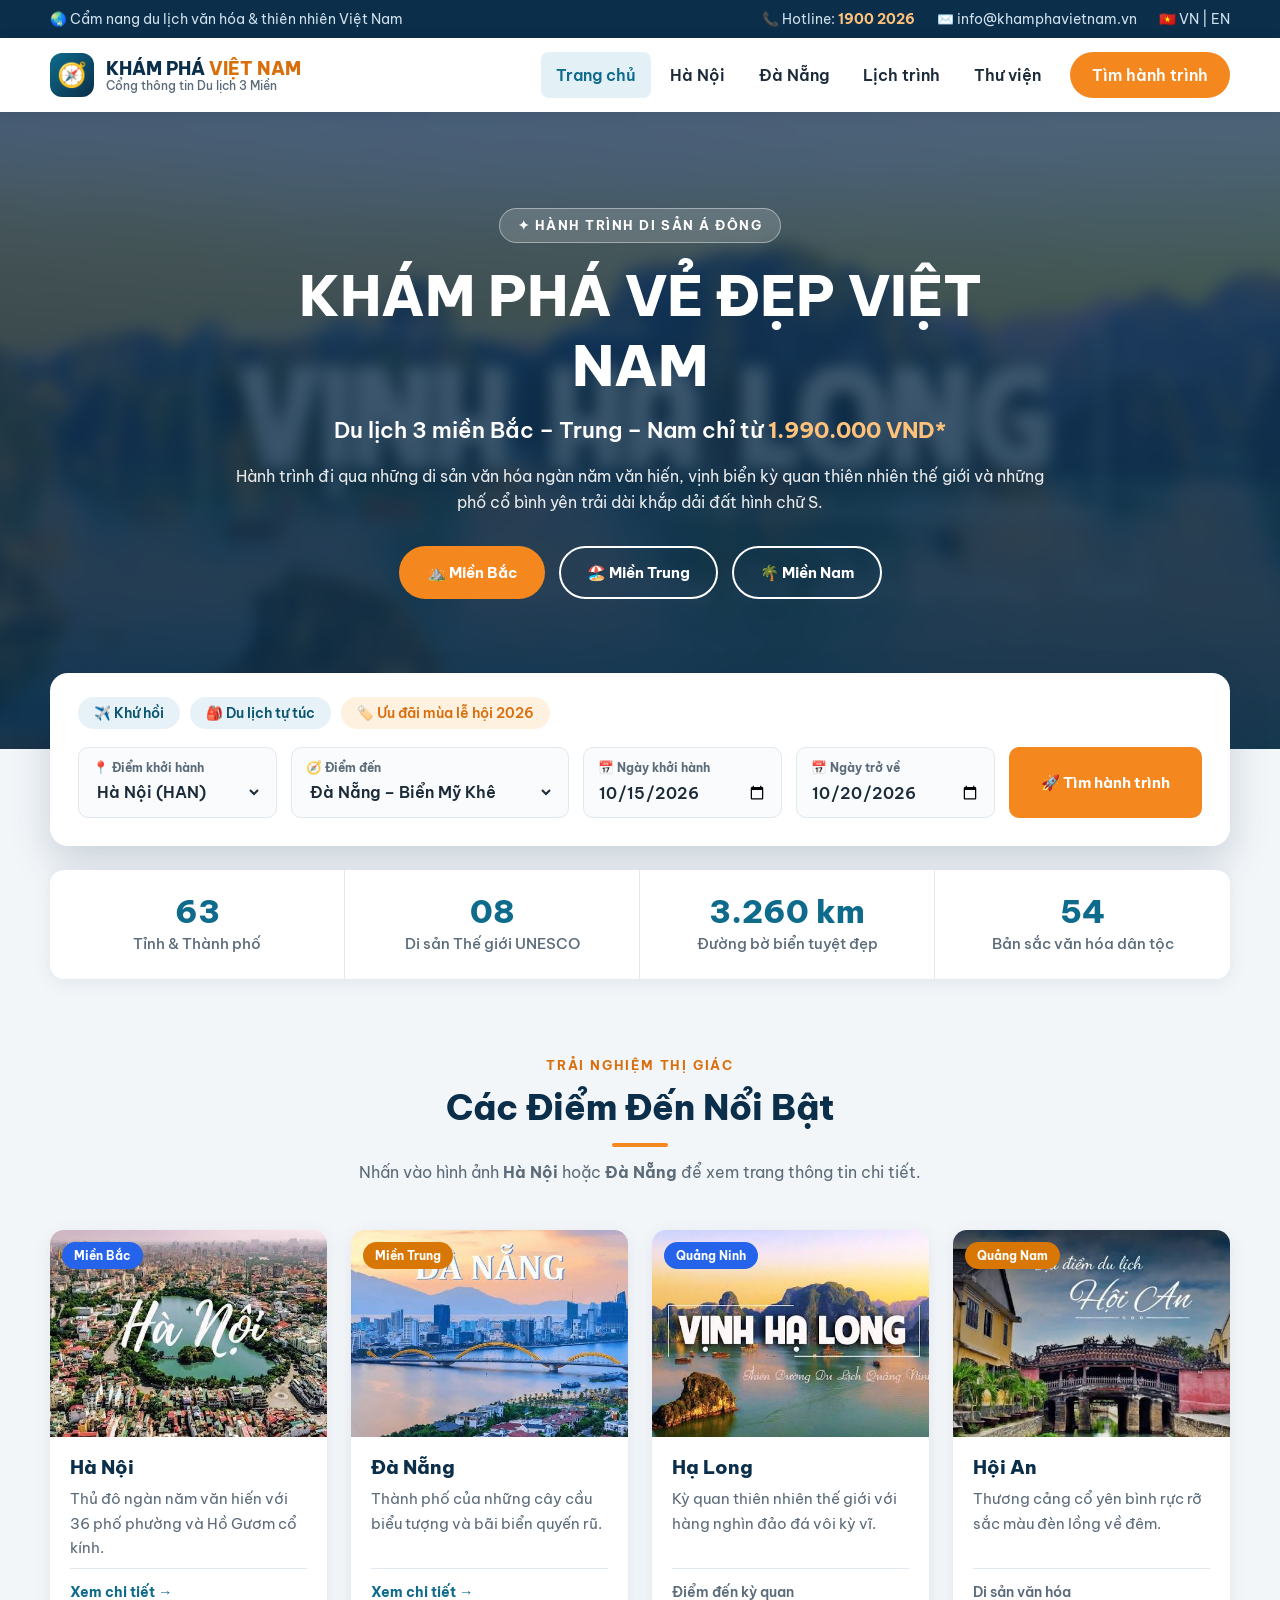
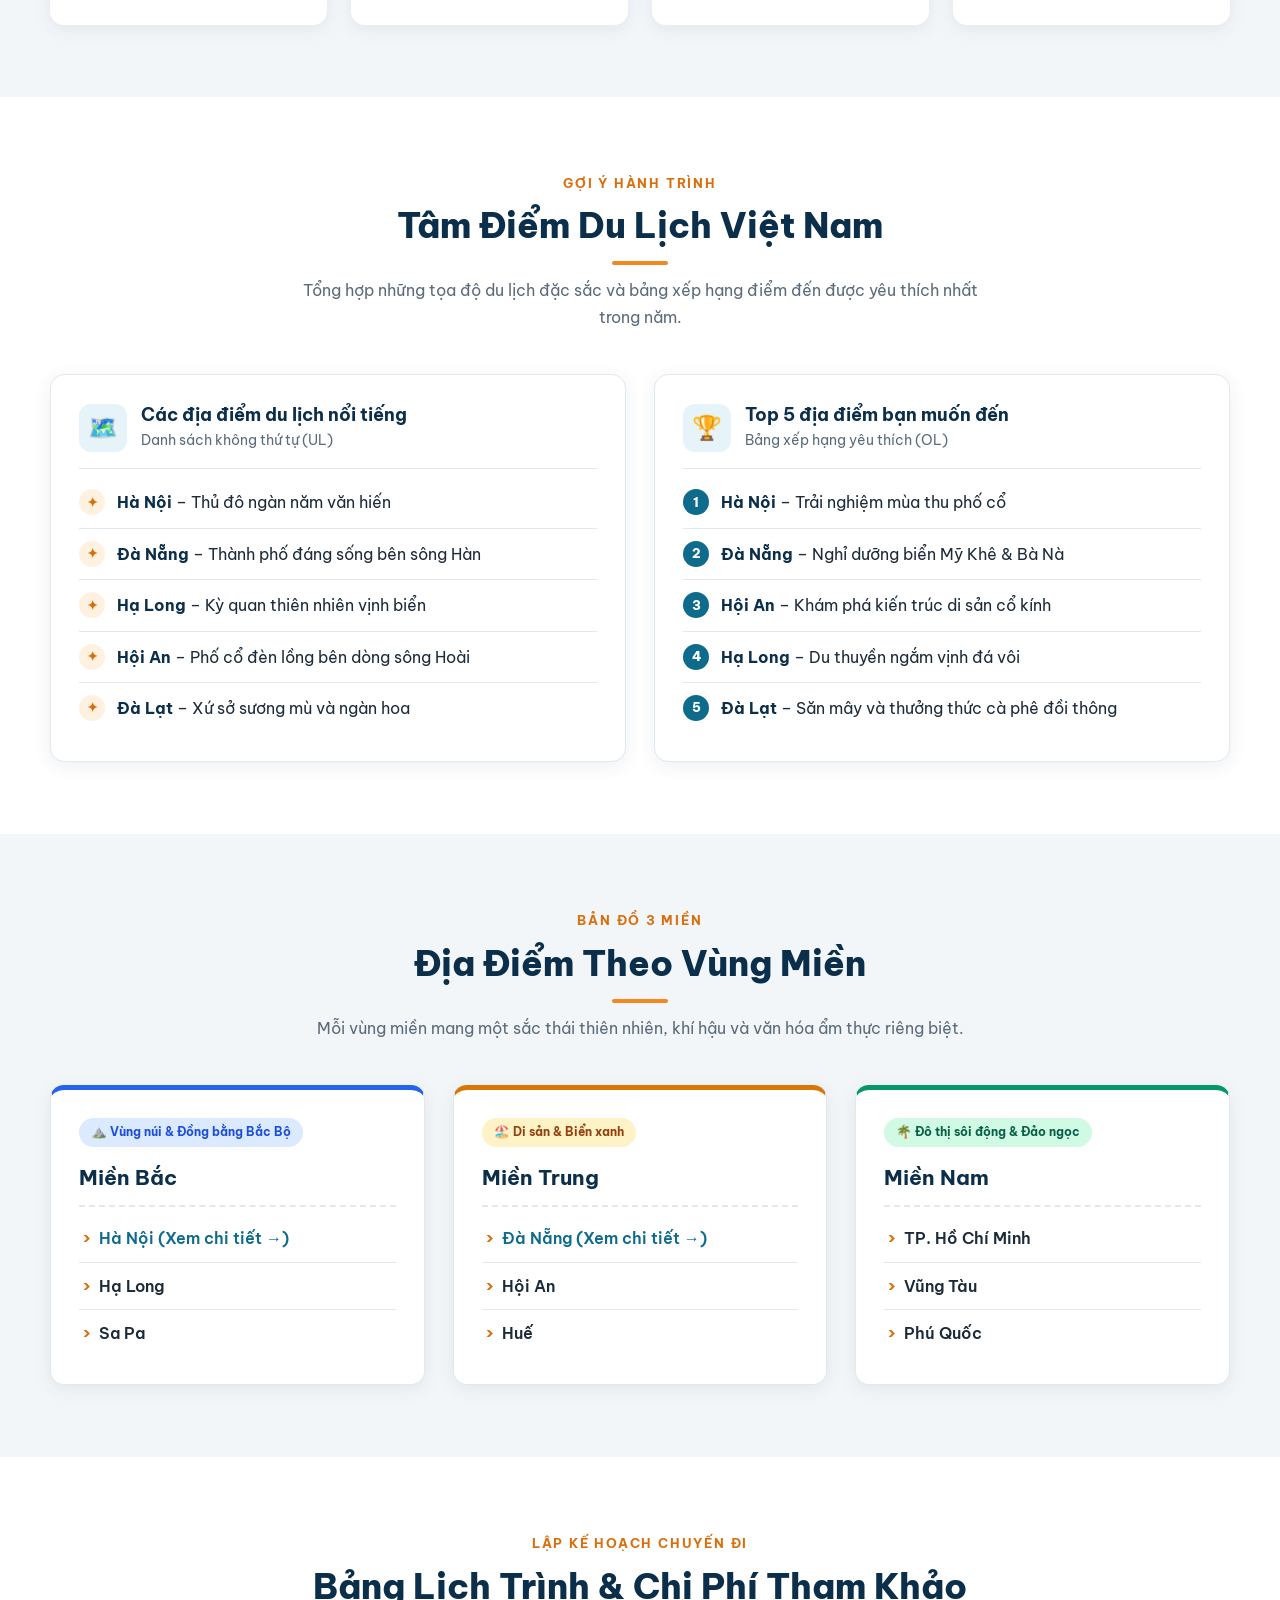
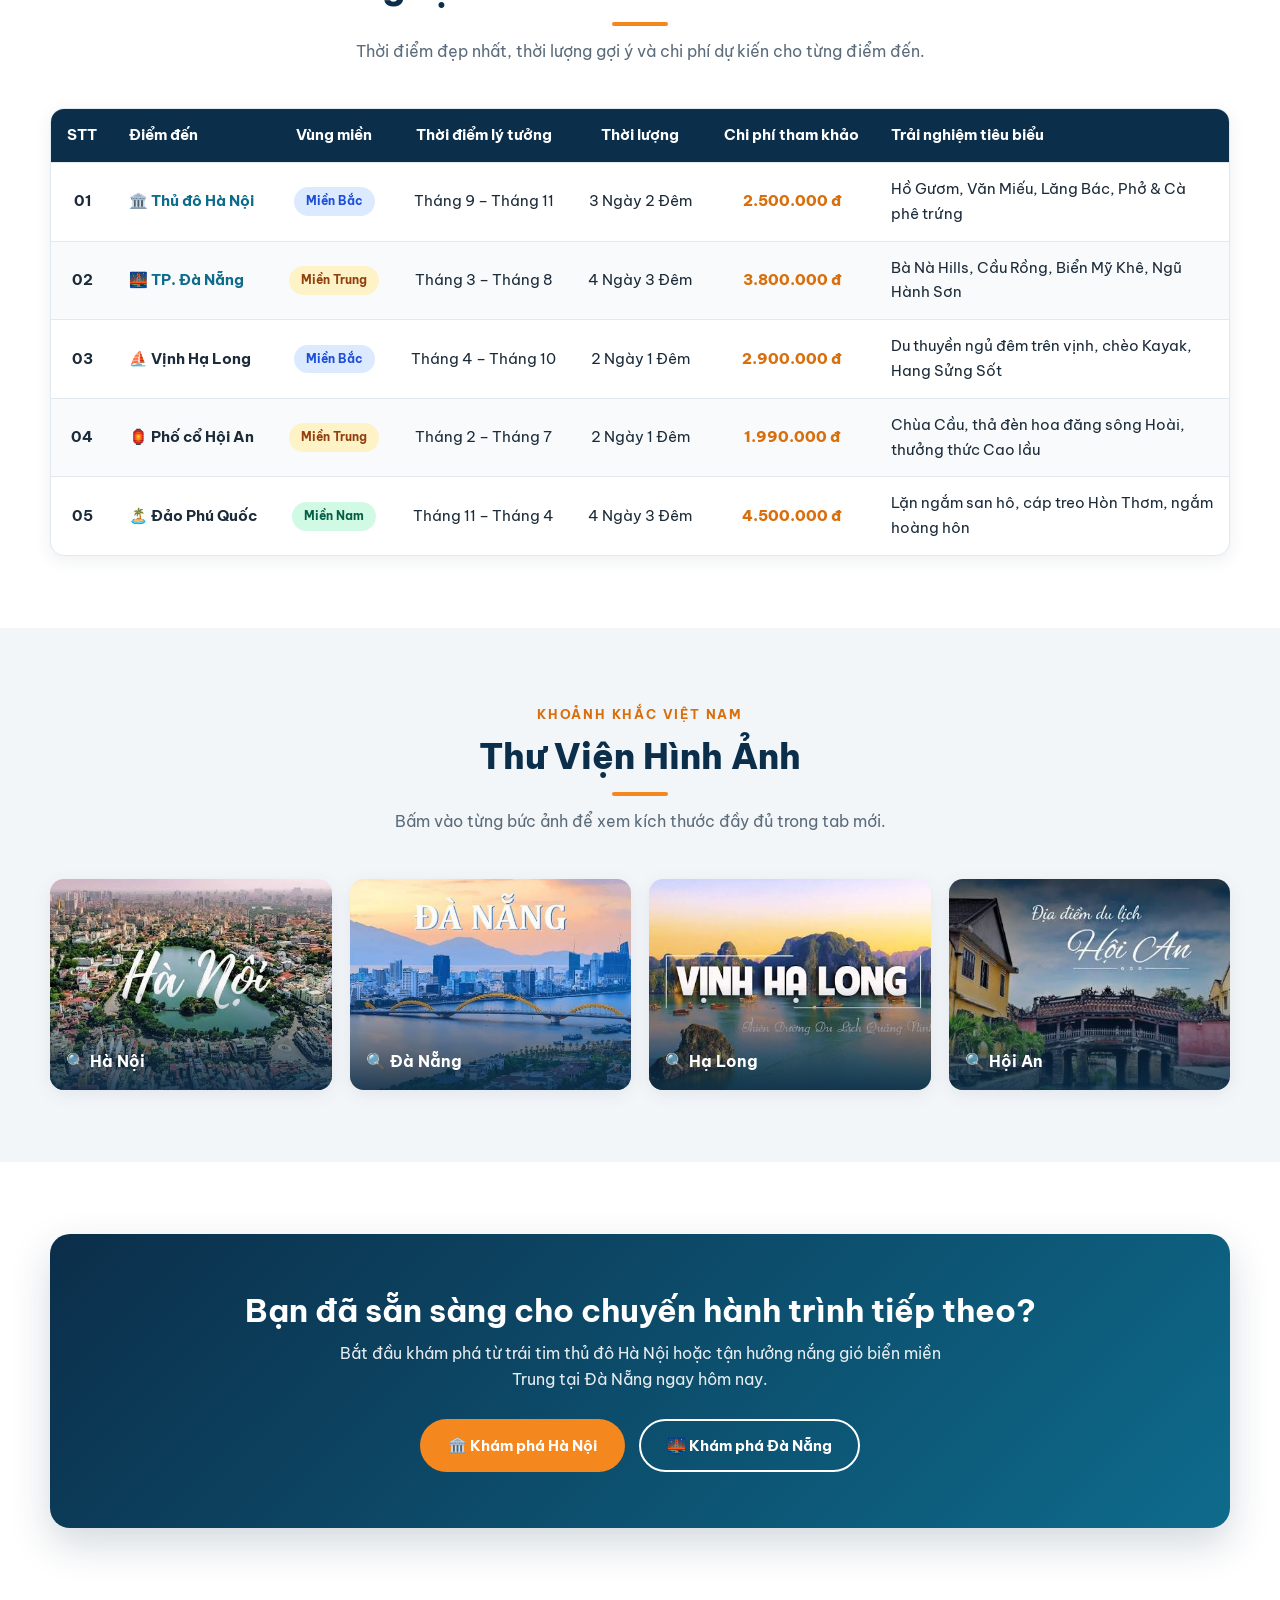
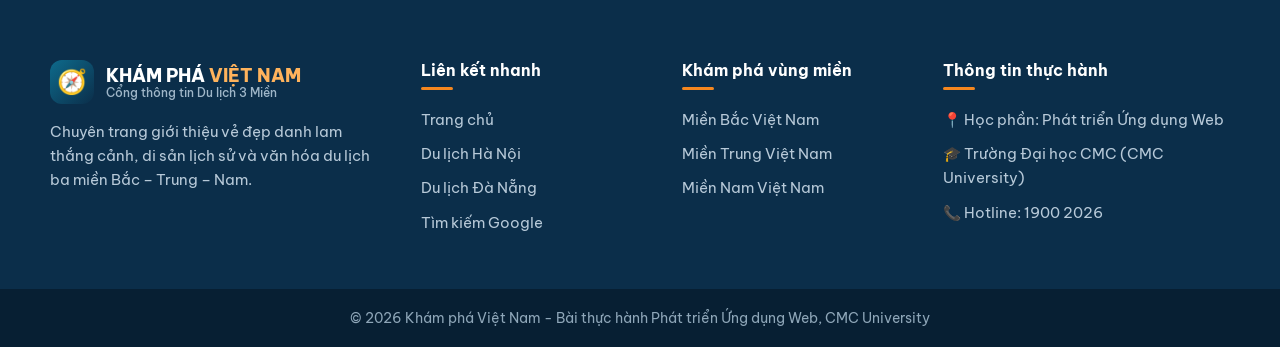
<file: index.html>
<!DOCTYPE html>
<html lang="vi">
<head>
    <meta charset="UTF-8">
    <meta name="viewport" content="width=device-width, initial-scale=1.0">
    <title>Khám phá Việt Nam - Cổng thông tin Du lịch 3 Miền</title>
    <link rel="preconnect" href="https://fonts.googleapis.com">
    <link rel="preconnect" href="https://fonts.gstatic.com" crossorigin>
    <link href="https://fonts.googleapis.com/css2?family=Be+Vietnam+Pro:wght@400;500;600;700;800&display=swap" rel="stylesheet">
    <link rel="stylesheet" href="css/site.css">
</head>
<body>

    <!-- ===== 1. THANH TIỆN ÍCH ===== -->
    <div class="top-bar">
        <div class="container top-bar-inner">
            <span>🌏 Cẩm nang du lịch văn hóa &amp; thiên nhiên Việt Nam</span>
            <div class="top-bar-right">
                <span>📞 Hotline: <strong>1900 2026</strong></span>
                <span>✉️ info@khamphavietnam.vn</span>
                <span>🇻🇳 VN | EN</span>
            </div>
        </div>
    </div>

    <!-- ===== 2. ĐẦU TRANG + THANH ĐIỀU HƯỚNG ===== -->
    <header class="site-header">
        <div class="container navbar">
            <a class="logo" href="index.html">
                <span class="logo-icon">🧭</span>
                <div class="logo-text">
                    KHÁM PHÁ <span>VIỆT NAM</span>
                    <small>Cổng thông tin Du lịch 3 Miền</small>
                </div>
            </a>

            <input type="checkbox" id="nav-toggle" class="nav-toggle">
            <label for="nav-toggle" class="nav-burger" aria-label="Mở menu">☰</label>

            <nav class="main-nav" aria-label="Menu chính">
                <ul>
                    <li><a class="active" href="index.html">Trang chủ</a></li>
                    <li><a href="hanoi.html">Hà Nội</a></li>
                    <li><a href="danang.html">Đà Nẵng</a></li>
                    <li><a href="#lich-trinh">Lịch trình</a></li>
                    <li><a href="#thuvien">Thư viện</a></li>
                    <li class="nav-cta"><a href="#tim-hanh-trinh">Tìm hành trình</a></li>
                </ul>
            </nav>
        </div>
    </header>

    <!-- ===== 3. HERO ===== -->
    <section class="hero">
        <div class="container hero-inner">
            <span class="hero-badge">✦ HÀNH TRÌNH DI SẢN Á ĐÔNG</span>
            <h1>Khám phá vẻ đẹp Việt Nam</h1>
            <p class="hero-price">Du lịch 3 miền Bắc – Trung – Nam chỉ từ <strong>1.990.000 VND*</strong></p>
            <p class="hero-desc">Hành trình đi qua những di sản văn hóa ngàn năm văn hiến, vịnh biển kỳ quan thiên nhiên thế giới và những phố cổ bình yên trải dài khắp dải đất hình chữ S.</p>
            <div class="hero-actions">
                <a class="btn btn-accent" href="#mienbac">⛰️ Miền Bắc</a>
                <a class="btn btn-outline" href="#mientrung">🏖️ Miền Trung</a>
                <a class="btn btn-outline" href="#miennam">🌴 Miền Nam</a>
            </div>
        </div>
    </section>

    <!-- Hộp tìm hành trình (đè lên đáy hero) -->
    <div class="container booking-wrap" id="tim-hanh-trinh">
        <div class="booking">
            <div class="booking-tags">
                <span class="tag">✈️ Khứ hồi</span>
                <span class="tag">🎒 Du lịch tự túc</span>
                <span class="tag hot">🏷️ Ưu đãi mùa lễ hội 2026</span>
            </div>
            <form class="booking-form" action="hanoi.html" method="get">
                <div class="field">
                    <label for="from-place">📍 Điểm khởi hành</label>
                    <select id="from-place" name="from">
                        <option value="hn">Hà Nội (HAN)</option>
                        <option value="dad">Đà Nẵng (DAD)</option>
                        <option value="sgn">TP. Hồ Chí Minh (SGN)</option>
                    </select>
                </div>
                <div class="field">
                    <label for="to-place">🧭 Điểm đến</label>
                    <select id="to-place" name="to">
                        <option value="danang">Đà Nẵng – Biển Mỹ Khê</option>
                        <option value="hanoi">Hà Nội – Thủ đô văn hiến</option>
                        <option value="halong">Quảng Ninh – Vịnh Hạ Long</option>
                        <option value="hoian">Quảng Nam – Phố cổ Hội An</option>
                    </select>
                </div>
                <div class="field">
                    <label for="depart-date">📅 Ngày khởi hành</label>
                    <input type="date" id="depart-date" name="depart" value="2026-10-15">
                </div>
                <div class="field">
                    <label for="return-date">📅 Ngày trở về</label>
                    <input type="date" id="return-date" name="return" value="2026-10-20">
                </div>
                <button type="submit" class="btn btn-accent">🚀 Tìm hành trình</button>
            </form>
        </div>

        <!-- Thanh số liệu -->
        <div class="stats" aria-label="Số liệu du lịch">
            <div class="stat"><strong>63</strong><span>Tỉnh &amp; Thành phố</span></div>
            <div class="stat"><strong>08</strong><span>Di sản Thế giới UNESCO</span></div>
            <div class="stat"><strong>3.260 km</strong><span>Đường bờ biển tuyệt đẹp</span></div>
            <div class="stat"><strong>54</strong><span>Bản sắc văn hóa dân tộc</span></div>
        </div>
    </div>

    <!-- ===== 4. NỘI DUNG CHÍNH ===== -->
    <main>

        <!-- Khối 1: Điểm đến nổi bật (ảnh có liên kết) -->
        <section class="section" id="noi-bat">
            <div class="container">
                <div class="section-header">
                    <span class="section-tag">Trải nghiệm thị giác</span>
                    <h2 class="section-title">Các Điểm Đến Nổi Bật</h2>
                    <p class="section-desc">Nhấn vào hình ảnh <strong>Hà Nội</strong> hoặc <strong>Đà Nẵng</strong> để xem trang thông tin chi tiết.</p>
                </div>

                <div class="grid-4">
                    <figure class="dest-card">
                        <div class="dest-thumb">
                            <span class="dest-tag tag-bac">Miền Bắc</span>
                            <a href="hanoi.html"><img src="images/hanoi.jpg" alt="Thủ đô Hà Nội"></a>
                        </div>
                        <figcaption>
                            <h3 class="dest-title">Hà Nội</h3>
                            <p>Thủ đô ngàn năm văn hiến với 36 phố phường và Hồ Gươm cổ kính.</p>
                            <a class="dest-cta" href="hanoi.html">Xem chi tiết &rarr;</a>
                        </figcaption>
                    </figure>

                    <figure class="dest-card">
                        <div class="dest-thumb">
                            <span class="dest-tag tag-trung">Miền Trung</span>
                            <a href="danang.html"><img src="images/danang.jpg" alt="Thành phố Đà Nẵng"></a>
                        </div>
                        <figcaption>
                            <h3 class="dest-title">Đà Nẵng</h3>
                            <p>Thành phố của những cây cầu biểu tượng và bãi biển quyến rũ.</p>
                            <a class="dest-cta" href="danang.html">Xem chi tiết &rarr;</a>
                        </figcaption>
                    </figure>

                    <figure class="dest-card">
                        <div class="dest-thumb">
                            <span class="dest-tag tag-bac">Quảng Ninh</span>
                            <img src="images/halong.jpg" alt="Vịnh Hạ Long">
                        </div>
                        <figcaption>
                            <h3 class="dest-title">Hạ Long</h3>
                            <p>Kỳ quan thiên nhiên thế giới với hàng nghìn đảo đá vôi kỳ vĩ.</p>
                            <span class="dest-cta muted">Điểm đến kỳ quan</span>
                        </figcaption>
                    </figure>

                    <figure class="dest-card">
                        <div class="dest-thumb">
                            <span class="dest-tag tag-trung">Quảng Nam</span>
                            <img src="images/hoian.jpg" alt="Phố cổ Hội An">
                        </div>
                        <figcaption>
                            <h3 class="dest-title">Hội An</h3>
                            <p>Thương cảng cổ yên bình rực rỡ sắc màu đèn lồng về đêm.</p>
                            <span class="dest-cta muted">Di sản văn hóa</span>
                        </figcaption>
                    </figure>
                </div>
            </div>
        </section>

        <!-- Khối 2: Danh sách UL và OL -->
        <section class="section section--white" id="diem-den">
            <div class="container">
                <div class="section-header">
                    <span class="section-tag">Gợi ý hành trình</span>
                    <h2 class="section-title">Tâm Điểm Du Lịch Việt Nam</h2>
                    <p class="section-desc">Tổng hợp những tọa độ du lịch đặc sắc và bảng xếp hạng điểm đến được yêu thích nhất trong năm.</p>
                </div>

                <div class="grid-2">
                    <div class="card">
                        <div class="card-header">
                            <span class="card-icon">🗺️</span>
                            <div>
                                <h3>Các địa điểm du lịch nổi tiếng</h3>
                                <small>Danh sách không thứ tự (UL)</small>
                            </div>
                        </div>
                        <ul class="list">
                            <li><a href="hanoi.html"><strong>Hà Nội</strong> – Thủ đô ngàn năm văn hiến</a></li>
                            <li><a href="danang.html"><strong>Đà Nẵng</strong> – Thành phố đáng sống bên sông Hàn</a></li>
                            <li><strong>Hạ Long</strong> – Kỳ quan thiên nhiên vịnh biển</li>
                            <li><strong>Hội An</strong> – Phố cổ đèn lồng bên dòng sông Hoài</li>
                            <li><strong>Đà Lạt</strong> – Xứ sở sương mù và ngàn hoa</li>
                        </ul>
                    </div>

                    <div class="card">
                        <div class="card-header">
                            <span class="card-icon">🏆</span>
                            <div>
                                <h3>Top 5 địa điểm bạn muốn đến</h3>
                                <small>Bảng xếp hạng yêu thích (OL)</small>
                            </div>
                        </div>
                        <ol class="list">
                            <li><a href="hanoi.html"><strong>Hà Nội</strong> – Trải nghiệm mùa thu phố cổ</a></li>
                            <li><a href="danang.html"><strong>Đà Nẵng</strong> – Nghỉ dưỡng biển Mỹ Khê &amp; Bà Nà</a></li>
                            <li><strong>Hội An</strong> – Khám phá kiến trúc di sản cổ kính</li>
                            <li><strong>Hạ Long</strong> – Du thuyền ngắm vịnh đá vôi</li>
                            <li><strong>Đà Lạt</strong> – Săn mây và thưởng thức cà phê đồi thông</li>
                        </ol>
                    </div>
                </div>
            </div>
        </section>

        <!-- Khối 3: Danh sách lồng nhau theo vùng miền -->
        <section class="section" id="vungmien">
            <div class="container">
                <div class="section-header">
                    <span class="section-tag">Bản đồ 3 miền</span>
                    <h2 class="section-title">Địa Điểm Theo Vùng Miền</h2>
                    <p class="section-desc">Mỗi vùng miền mang một sắc thái thiên nhiên, khí hậu và văn hóa ẩm thực riêng biệt.</p>
                </div>

                <div class="grid-3">
                    <div class="card region-card bac" id="mienbac">
                        <span class="badge badge-bac">⛰️ Vùng núi &amp; Đồng bằng Bắc Bộ</span>
                        <ul class="nested-root">
                            <li><strong>Miền Bắc</strong>
                                <ul>
                                    <li><a href="hanoi.html">Hà Nội (Xem chi tiết &rarr;)</a></li>
                                    <li>Hạ Long</li>
                                    <li>Sa Pa</li>
                                </ul>
                            </li>
                        </ul>
                    </div>

                    <div class="card region-card trung" id="mientrung">
                        <span class="badge badge-trung">🏖️ Di sản &amp; Biển xanh</span>
                        <ul class="nested-root">
                            <li><strong>Miền Trung</strong>
                                <ul>
                                    <li><a href="danang.html">Đà Nẵng (Xem chi tiết &rarr;)</a></li>
                                    <li>Hội An</li>
                                    <li>Huế</li>
                                </ul>
                            </li>
                        </ul>
                    </div>

                    <div class="card region-card nam" id="miennam">
                        <span class="badge badge-nam">🌴 Đô thị sôi động &amp; Đảo ngọc</span>
                        <ul class="nested-root">
                            <li><strong>Miền Nam</strong>
                                <ul>
                                    <li>TP. Hồ Chí Minh</li>
                                    <li>Vũng Tàu</li>
                                    <li>Phú Quốc</li>
                                </ul>
                            </li>
                        </ul>
                    </div>
                </div>
            </div>
        </section>

        <!-- Khối 4: Bảng lịch trình & chi phí -->
        <section class="section section--white" id="lich-trinh">
            <div class="container">
                <div class="section-header">
                    <span class="section-tag">Lập kế hoạch chuyến đi</span>
                    <h2 class="section-title">Bảng Lịch Trình &amp; Chi Phí Tham Khảo</h2>
                    <p class="section-desc">Thời điểm đẹp nhất, thời lượng gợi ý và chi phí dự kiến cho từng điểm đến.</p>
                </div>

                <div class="table-wrap">
                    <table class="travel-table">
                        <thead>
                            <tr>
                                <th class="c">STT</th>
                                <th>Điểm đến</th>
                                <th class="c">Vùng miền</th>
                                <th class="c">Thời điểm lý tưởng</th>
                                <th class="c">Thời lượng</th>
                                <th class="c">Chi phí tham khảo</th>
                                <th>Trải nghiệm tiêu biểu</th>
                            </tr>
                        </thead>
                        <tbody>
                            <tr>
                                <td class="c"><strong>01</strong></td>
                                <td><a href="hanoi.html"><strong>🏛️ Thủ đô Hà Nội</strong></a></td>
                                <td class="c"><span class="badge badge-bac">Miền Bắc</span></td>
                                <td class="c">Tháng 9 – Tháng 11</td>
                                <td class="c">3 Ngày 2 Đêm</td>
                                <td class="c price">2.500.000 đ</td>
                                <td>Hồ Gươm, Văn Miếu, Lăng Bác, Phở &amp; Cà phê trứng</td>
                            </tr>
                            <tr>
                                <td class="c"><strong>02</strong></td>
                                <td><a href="danang.html"><strong>🌉 TP. Đà Nẵng</strong></a></td>
                                <td class="c"><span class="badge badge-trung">Miền Trung</span></td>
                                <td class="c">Tháng 3 – Tháng 8</td>
                                <td class="c">4 Ngày 3 Đêm</td>
                                <td class="c price">3.800.000 đ</td>
                                <td>Bà Nà Hills, Cầu Rồng, Biển Mỹ Khê, Ngũ Hành Sơn</td>
                            </tr>
                            <tr>
                                <td class="c"><strong>03</strong></td>
                                <td><strong>⛵ Vịnh Hạ Long</strong></td>
                                <td class="c"><span class="badge badge-bac">Miền Bắc</span></td>
                                <td class="c">Tháng 4 – Tháng 10</td>
                                <td class="c">2 Ngày 1 Đêm</td>
                                <td class="c price">2.900.000 đ</td>
                                <td>Du thuyền ngủ đêm trên vịnh, chèo Kayak, Hang Sửng Sốt</td>
                            </tr>
                            <tr>
                                <td class="c"><strong>04</strong></td>
                                <td><strong>🏮 Phố cổ Hội An</strong></td>
                                <td class="c"><span class="badge badge-trung">Miền Trung</span></td>
                                <td class="c">Tháng 2 – Tháng 7</td>
                                <td class="c">2 Ngày 1 Đêm</td>
                                <td class="c price">1.990.000 đ</td>
                                <td>Chùa Cầu, thả đèn hoa đăng sông Hoài, thưởng thức Cao lầu</td>
                            </tr>
                            <tr>
                                <td class="c"><strong>05</strong></td>
                                <td><strong>🏝️ Đảo Phú Quốc</strong></td>
                                <td class="c"><span class="badge badge-nam">Miền Nam</span></td>
                                <td class="c">Tháng 11 – Tháng 4</td>
                                <td class="c">4 Ngày 3 Đêm</td>
                                <td class="c price">4.500.000 đ</td>
                                <td>Lặn ngắm san hô, cáp treo Hòn Thơm, ngắm hoàng hôn</td>
                            </tr>
                        </tbody>
                    </table>
                </div>
            </div>
        </section>

        <!-- Khối 5: Thư viện hình ảnh -->
        <section class="section" id="thuvien">
            <div class="container">
                <div class="section-header">
                    <span class="section-tag">Khoảnh khắc Việt Nam</span>
                    <h2 class="section-title">Thư Viện Hình Ảnh</h2>
                    <p class="section-desc">Bấm vào từng bức ảnh để xem kích thước đầy đủ trong tab mới.</p>
                </div>

                <div class="gallery">
                    <a class="gallery-item" href="images/hanoi.jpg" target="_blank">
                        <img src="images/hanoi.jpg" alt="Hà Nội">
                        <span class="gallery-caption">🔍 Hà Nội</span>
                    </a>
                    <a class="gallery-item" href="images/danang.jpg" target="_blank">
                        <img src="images/danang.jpg" alt="Đà Nẵng">
                        <span class="gallery-caption">🔍 Đà Nẵng</span>
                    </a>
                    <a class="gallery-item" href="images/halong.jpg" target="_blank">
                        <img src="images/halong.jpg" alt="Hạ Long">
                        <span class="gallery-caption">🔍 Hạ Long</span>
                    </a>
                    <a class="gallery-item" href="images/hoian.jpg" target="_blank">
                        <img src="images/hoian.jpg" alt="Hội An">
                        <span class="gallery-caption">🔍 Hội An</span>
                    </a>
                </div>
            </div>
        </section>

        <!-- Khối 6: Kêu gọi hành động -->
        <section class="section section--white">
            <div class="container">
                <div class="cta">
                    <h2>Bạn đã sẵn sàng cho chuyến hành trình tiếp theo?</h2>
                    <p>Bắt đầu khám phá từ trái tim thủ đô Hà Nội hoặc tận hưởng nắng gió biển miền Trung tại Đà Nẵng ngay hôm nay.</p>
                    <div class="cta-actions">
                        <a class="btn btn-accent" href="hanoi.html">🏛️ Khám phá Hà Nội</a>
                        <a class="btn btn-outline" href="danang.html">🌉 Khám phá Đà Nẵng</a>
                    </div>
                </div>
            </div>
        </section>

    </main>

    <!-- ===== 5. CHÂN TRANG ===== -->
    <footer class="site-footer">
        <div class="container footer-grid">
            <div class="footer-brand">
                <a class="logo" href="index.html">
                    <span class="logo-icon">🧭</span>
                    <div class="logo-text">
                        KHÁM PHÁ <span>VIỆT NAM</span>
                        <small>Cổng thông tin Du lịch 3 Miền</small>
                    </div>
                </a>
                <p>Chuyên trang giới thiệu vẻ đẹp danh lam thắng cảnh, di sản lịch sử và văn hóa du lịch ba miền Bắc – Trung – Nam.</p>
            </div>
            <div>
                <h4>Liên kết nhanh</h4>
                <ul>
                    <li><a href="index.html">Trang chủ</a></li>
                    <li><a href="hanoi.html">Du lịch Hà Nội</a></li>
                    <li><a href="danang.html">Du lịch Đà Nẵng</a></li>
                    <li><a href="https://www.google.com" target="_blank">Tìm kiếm Google</a></li>
                </ul>
            </div>
            <div>
                <h4>Khám phá vùng miền</h4>
                <ul>
                    <li><a href="#mienbac">Miền Bắc Việt Nam</a></li>
                    <li><a href="#mientrung">Miền Trung Việt Nam</a></li>
                    <li><a href="#miennam">Miền Nam Việt Nam</a></li>
                </ul>
            </div>
            <div>
                <h4>Thông tin thực hành</h4>
                <ul>
                    <li>📍 Học phần: Phát triển Ứng dụng Web</li>
                    <li>🎓 Trường Đại học CMC (CMC University)</li>
                    <li>📞 Hotline: 1900 2026</li>
                </ul>
            </div>
        </div>
        <p class="copyright">&copy; 2026 Khám phá Việt Nam - Bài thực hành Phát triển Ứng dụng Web, CMC University</p>
    </footer>

</body>
</html>
</file>
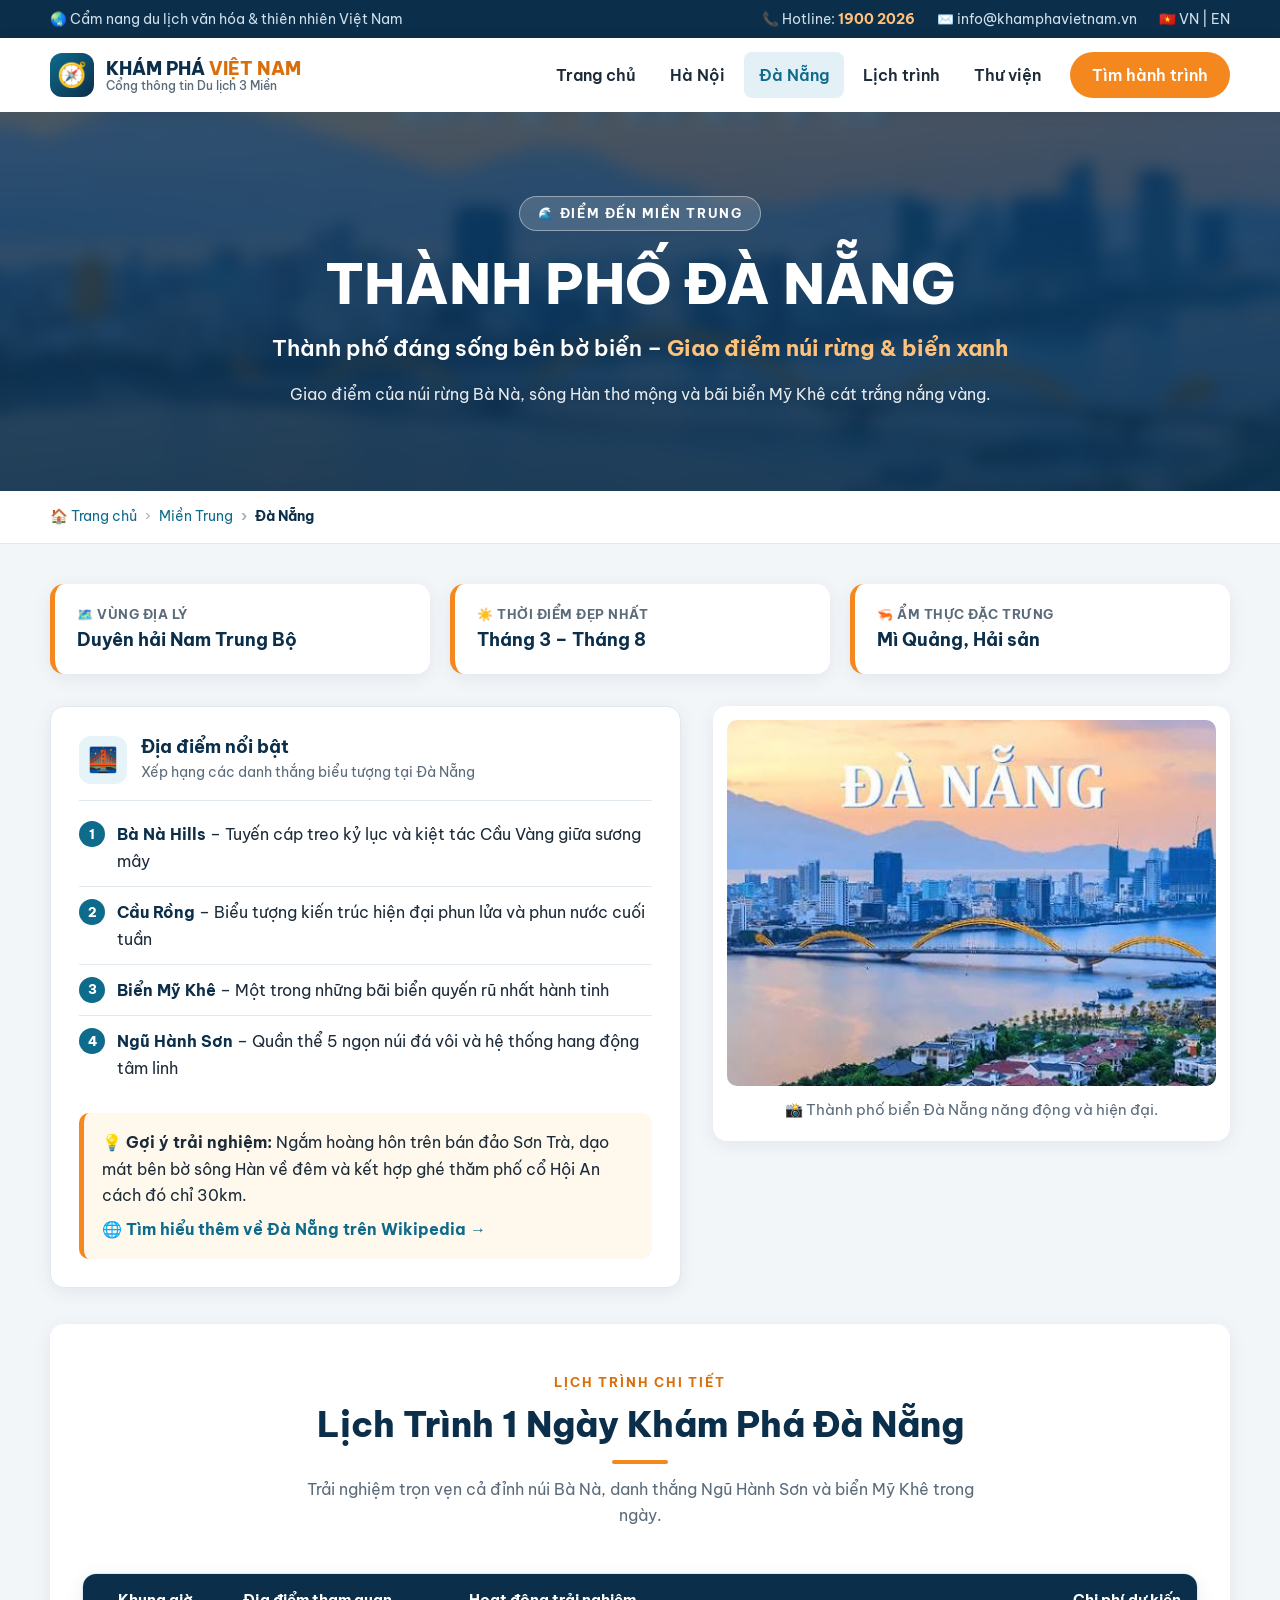
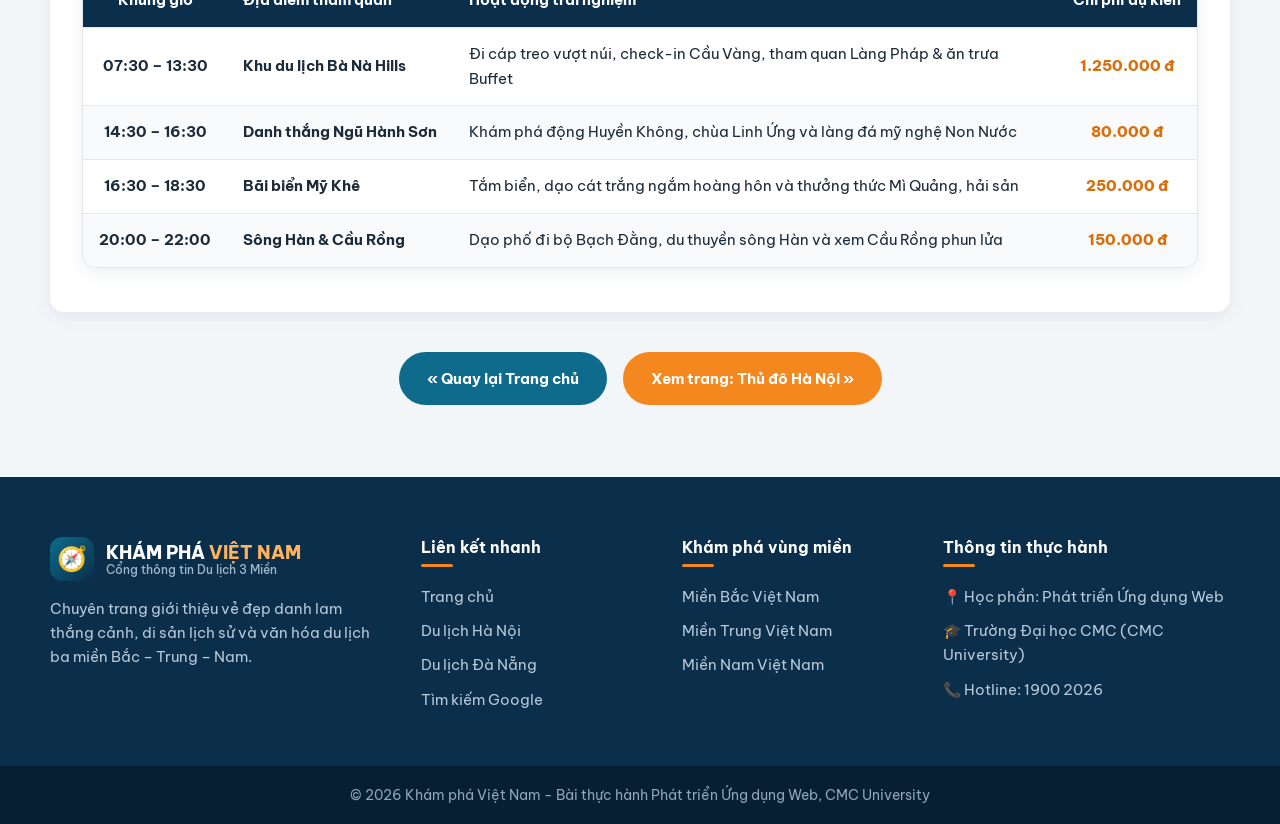
<file: danang.html>
<!DOCTYPE html>
<html lang="vi">
<head>
    <meta charset="UTF-8">
    <meta name="viewport" content="width=device-width, initial-scale=1.0">
    <title>Đà Nẵng - Thành phố đáng sống bên sông Hàn | Khám phá Việt Nam</title>
    <link rel="preconnect" href="https://fonts.googleapis.com">
    <link rel="preconnect" href="https://fonts.gstatic.com" crossorigin>
    <link href="https://fonts.googleapis.com/css2?family=Be+Vietnam+Pro:wght@400;500;600;700;800&display=swap" rel="stylesheet">
    <link rel="stylesheet" href="css/site.css">
</head>
<body>

    <!-- ===== 1. THANH TIỆN ÍCH ===== -->
    <div class="top-bar">
        <div class="container top-bar-inner">
            <span>🌏 Cẩm nang du lịch văn hóa &amp; thiên nhiên Việt Nam</span>
            <div class="top-bar-right">
                <span>📞 Hotline: <strong>1900 2026</strong></span>
                <span>✉️ info@khamphavietnam.vn</span>
                <span>🇻🇳 VN | EN</span>
            </div>
        </div>
    </div>

    <!-- ===== 2. ĐẦU TRANG + THANH ĐIỀU HƯỚNG ===== -->
    <header class="site-header">
        <div class="container navbar">
            <a class="logo" href="index.html">
                <span class="logo-icon">🧭</span>
                <div class="logo-text">
                    KHÁM PHÁ <span>VIỆT NAM</span>
                    <small>Cổng thông tin Du lịch 3 Miền</small>
                </div>
            </a>

            <input type="checkbox" id="nav-toggle" class="nav-toggle">
            <label for="nav-toggle" class="nav-burger" aria-label="Mở menu">☰</label>

            <nav class="main-nav" aria-label="Menu chính">
                <ul>
                    <li><a href="index.html">Trang chủ</a></li>
                    <li><a href="hanoi.html">Hà Nội</a></li>
                    <li><a class="active" href="danang.html">Đà Nẵng</a></li>
                    <li><a href="#lich-trinh-dn">Lịch trình</a></li>
                    <li><a href="index.html#thuvien">Thư viện</a></li>
                    <li class="nav-cta"><a href="index.html#tim-hanh-trinh">Tìm hành trình</a></li>
                </ul>
            </nav>
        </div>
    </header>

    <!-- ===== 3. HERO ===== -->
    <section class="hero hero--sub hero--danang">
        <div class="container hero-inner">
            <span class="hero-badge">🌊 ĐIỂM ĐẾN MIỀN TRUNG</span>
            <h1>Thành phố Đà Nẵng</h1>
            <p class="hero-price">Thành phố đáng sống bên bờ biển – <strong>Giao điểm núi rừng &amp; biển xanh</strong></p>
            <p class="hero-desc">Giao điểm của núi rừng Bà Nà, sông Hàn thơ mộng và bãi biển Mỹ Khê cát trắng nắng vàng.</p>
        </div>
    </section>

    <!-- Đường dẫn breadcrumb -->
    <nav class="breadcrumb-bar" aria-label="Breadcrumb">
        <div class="container">
            <ul class="breadcrumb">
                <li><a href="index.html">🏠 Trang chủ</a></li>
                <li><a href="index.html#mientrung">Miền Trung</a></li>
                <li>Đà Nẵng</li>
            </ul>
        </div>
    </nav>

    <!-- ===== 4. NỘI DUNG CHÍNH ===== -->
    <main class="container page-main" id="tong-quan-dn">

        <!-- Thông tin tóm tắt -->
        <div class="quick-facts">
            <div class="fact">
                <small>🗺️ Vùng địa lý</small>
                <strong>Duyên hải Nam Trung Bộ</strong>
            </div>
            <div class="fact">
                <small>☀️ Thời điểm đẹp nhất</small>
                <strong>Tháng 3 – Tháng 8</strong>
            </div>
            <div class="fact">
                <small>🦐 Ẩm thực đặc trưng</small>
                <strong>Mì Quảng, Hải sản</strong>
            </div>
        </div>

        <!-- Địa điểm nổi bật + hình ảnh -->
        <section class="detail-grid" id="diem-tham-quan-dn">
            <div class="card">
                <div class="card-header">
                    <span class="card-icon">🌉</span>
                    <div>
                        <h3>Địa điểm nổi bật</h3>
                        <small>Xếp hạng các danh thắng biểu tượng tại Đà Nẵng</small>
                    </div>
                </div>
                <ol class="list">
                    <li><strong>Bà Nà Hills</strong> – Tuyến cáp treo kỷ lục và kiệt tác Cầu Vàng giữa sương mây</li>
                    <li><strong>Cầu Rồng</strong> – Biểu tượng kiến trúc hiện đại phun lửa và phun nước cuối tuần</li>
                    <li><strong>Biển Mỹ Khê</strong> – Một trong những bãi biển quyến rũ nhất hành tinh</li>
                    <li><strong>Ngũ Hành Sơn</strong> – Quần thể 5 ngọn núi đá vôi và hệ thống hang động tâm linh</li>
                </ol>

                <div class="highlight-box">
                    <p><strong>💡 Gợi ý trải nghiệm:</strong> Ngắm hoàng hôn trên bán đảo Sơn Trà, dạo mát bên bờ sông Hàn về đêm và kết hợp ghé thăm phố cổ Hội An cách đó chỉ 30km.</p>
                    <p class="wiki-link">
                        <a href="https://vi.wikipedia.org/wiki/Đà_Nẵng" target="_blank">🌐 Tìm hiểu thêm về Đà Nẵng trên Wikipedia &rarr;</a>
                    </p>
                </div>
            </div>

            <figure class="detail-media">
                <a href="images/danang.jpg" target="_blank" title="Bấm để xem ảnh kích thước lớn">
                    <img src="images/danang.jpg" alt="Thành phố Đà Nẵng">
                </a>
                <figcaption class="detail-caption">📸 Thành phố biển Đà Nẵng năng động và hiện đại.</figcaption>
            </figure>
        </section>

        <!-- Bảng lịch trình 1 ngày -->
        <section class="panel" id="lich-trinh-dn">
            <div class="section-header">
                <span class="section-tag">Lịch trình chi tiết</span>
                <h2 class="section-title">Lịch Trình 1 Ngày Khám Phá Đà Nẵng</h2>
                <p class="section-desc">Trải nghiệm trọn vẹn cả đỉnh núi Bà Nà, danh thắng Ngũ Hành Sơn và biển Mỹ Khê trong ngày.</p>
            </div>

            <div class="table-wrap">
                <table class="travel-table">
                    <thead>
                        <tr>
                            <th class="c">Khung giờ</th>
                            <th>Địa điểm tham quan</th>
                            <th>Hoạt động trải nghiệm</th>
                            <th class="c">Chi phí dự kiến</th>
                        </tr>
                    </thead>
                    <tbody>
                        <tr>
                            <td class="c"><strong>07:30 – 13:30</strong></td>
                            <td><strong>Khu du lịch Bà Nà Hills</strong></td>
                            <td>Đi cáp treo vượt núi, check-in Cầu Vàng, tham quan Làng Pháp &amp; ăn trưa Buffet</td>
                            <td class="c price">1.250.000 đ</td>
                        </tr>
                        <tr>
                            <td class="c"><strong>14:30 – 16:30</strong></td>
                            <td><strong>Danh thắng Ngũ Hành Sơn</strong></td>
                            <td>Khám phá động Huyền Không, chùa Linh Ứng và làng đá mỹ nghệ Non Nước</td>
                            <td class="c price">80.000 đ</td>
                        </tr>
                        <tr>
                            <td class="c"><strong>16:30 – 18:30</strong></td>
                            <td><strong>Bãi biển Mỹ Khê</strong></td>
                            <td>Tắm biển, dạo cát trắng ngắm hoàng hôn và thưởng thức Mì Quảng, hải sản</td>
                            <td class="c price">250.000 đ</td>
                        </tr>
                        <tr>
                            <td class="c"><strong>20:00 – 22:00</strong></td>
                            <td><strong>Sông Hàn &amp; Cầu Rồng</strong></td>
                            <td>Dạo phố đi bộ Bạch Đằng, du thuyền sông Hàn và xem Cầu Rồng phun lửa</td>
                            <td class="c price">150.000 đ</td>
                        </tr>
                    </tbody>
                </table>
            </div>
        </section>

        <!-- Nút điều hướng cuối trang -->
        <div class="page-navigation">
            <a class="btn btn-primary" href="index.html">&laquo; Quay lại Trang chủ</a>
            <a class="btn btn-accent" href="hanoi.html">Xem trang: Thủ đô Hà Nội &raquo;</a>
        </div>
    </main>

    <!-- ===== 5. CHÂN TRANG ===== -->
    <footer class="site-footer">
        <div class="container footer-grid">
            <div class="footer-brand">
                <a class="logo" href="index.html">
                    <span class="logo-icon">🧭</span>
                    <div class="logo-text">
                        KHÁM PHÁ <span>VIỆT NAM</span>
                        <small>Cổng thông tin Du lịch 3 Miền</small>
                    </div>
                </a>
                <p>Chuyên trang giới thiệu vẻ đẹp danh lam thắng cảnh, di sản lịch sử và văn hóa du lịch ba miền Bắc – Trung – Nam.</p>
            </div>
            <div>
                <h4>Liên kết nhanh</h4>
                <ul>
                    <li><a href="index.html">Trang chủ</a></li>
                    <li><a href="hanoi.html">Du lịch Hà Nội</a></li>
                    <li><a href="danang.html">Du lịch Đà Nẵng</a></li>
                    <li><a href="https://www.google.com" target="_blank">Tìm kiếm Google</a></li>
                </ul>
            </div>
            <div>
                <h4>Khám phá vùng miền</h4>
                <ul>
                    <li><a href="index.html#mienbac">Miền Bắc Việt Nam</a></li>
                    <li><a href="index.html#mientrung">Miền Trung Việt Nam</a></li>
                    <li><a href="index.html#miennam">Miền Nam Việt Nam</a></li>
                </ul>
            </div>
            <div>
                <h4>Thông tin thực hành</h4>
                <ul>
                    <li>📍 Học phần: Phát triển Ứng dụng Web</li>
                    <li>🎓 Trường Đại học CMC (CMC University)</li>
                    <li>📞 Hotline: 1900 2026</li>
                </ul>
            </div>
        </div>
        <p class="copyright">&copy; 2026 Khám phá Việt Nam - Bài thực hành Phát triển Ứng dụng Web, CMC University</p>
    </footer>

</body>
</html>
</file>
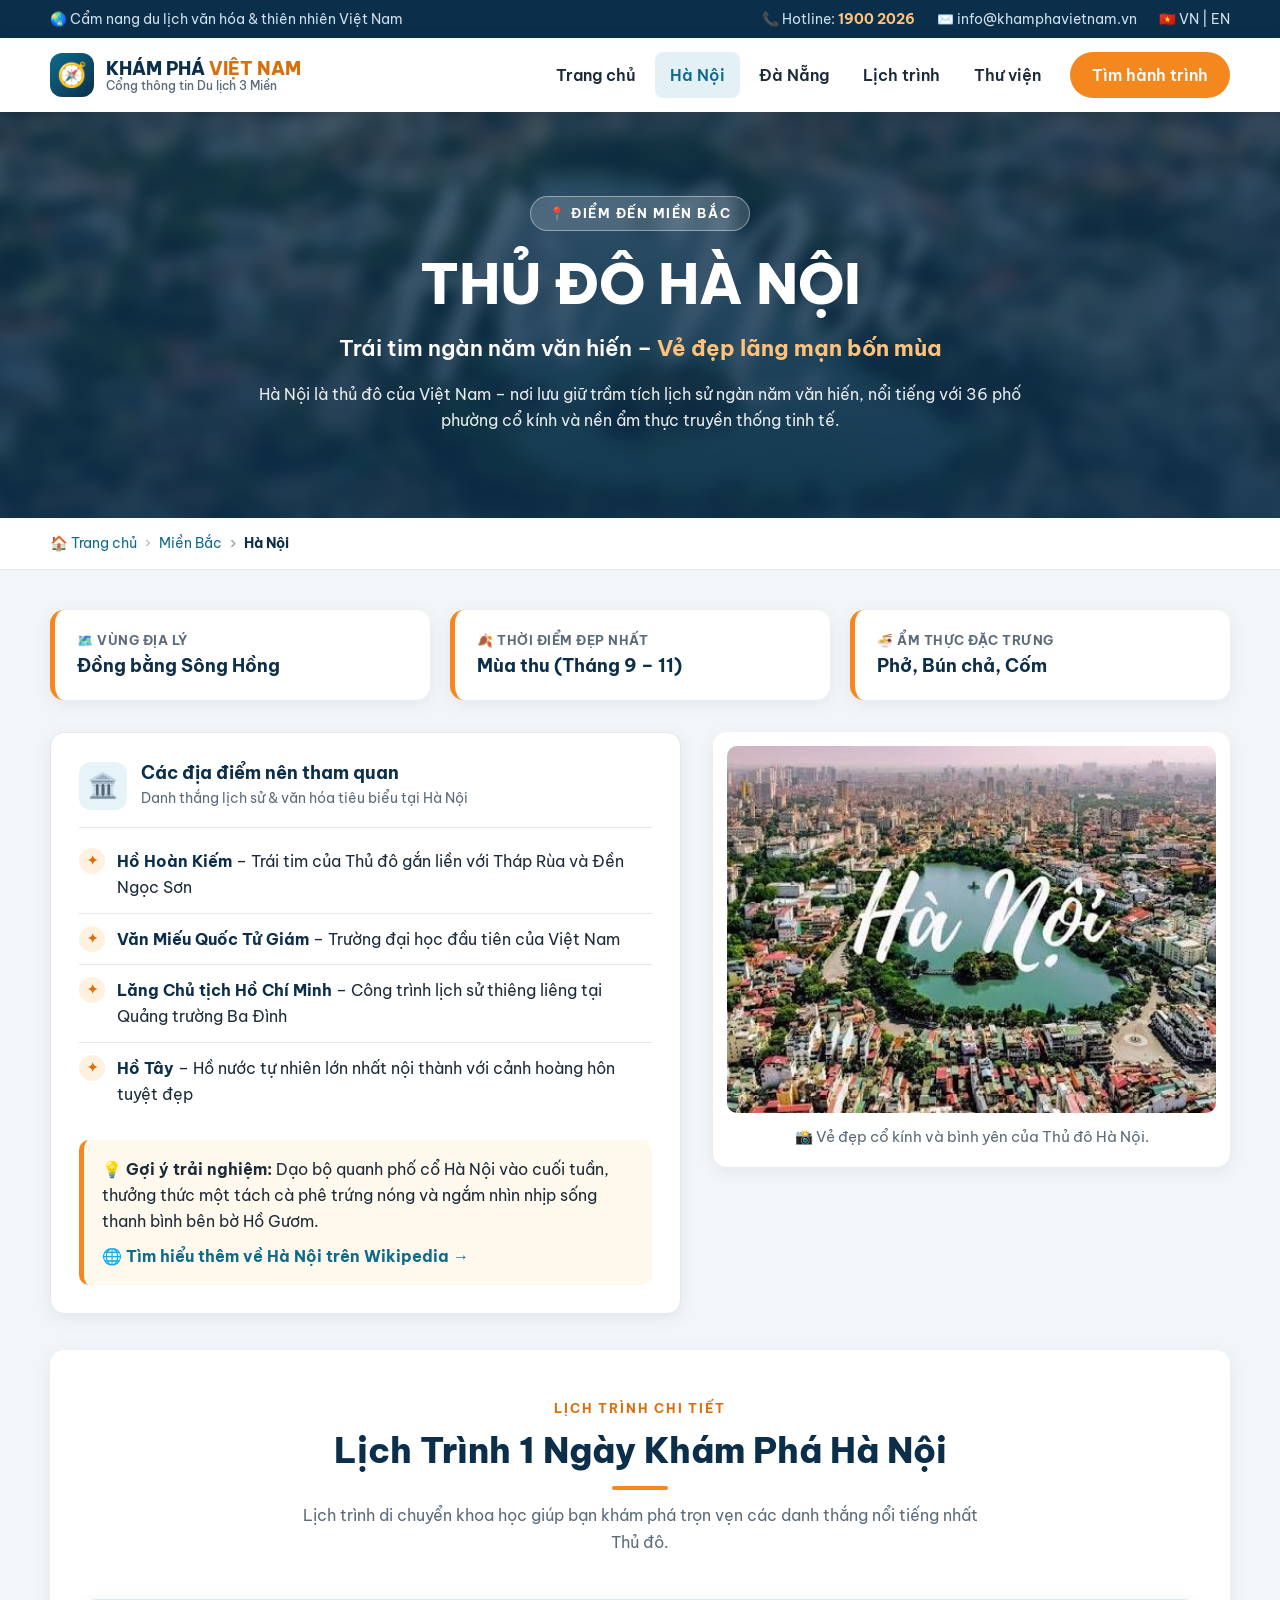
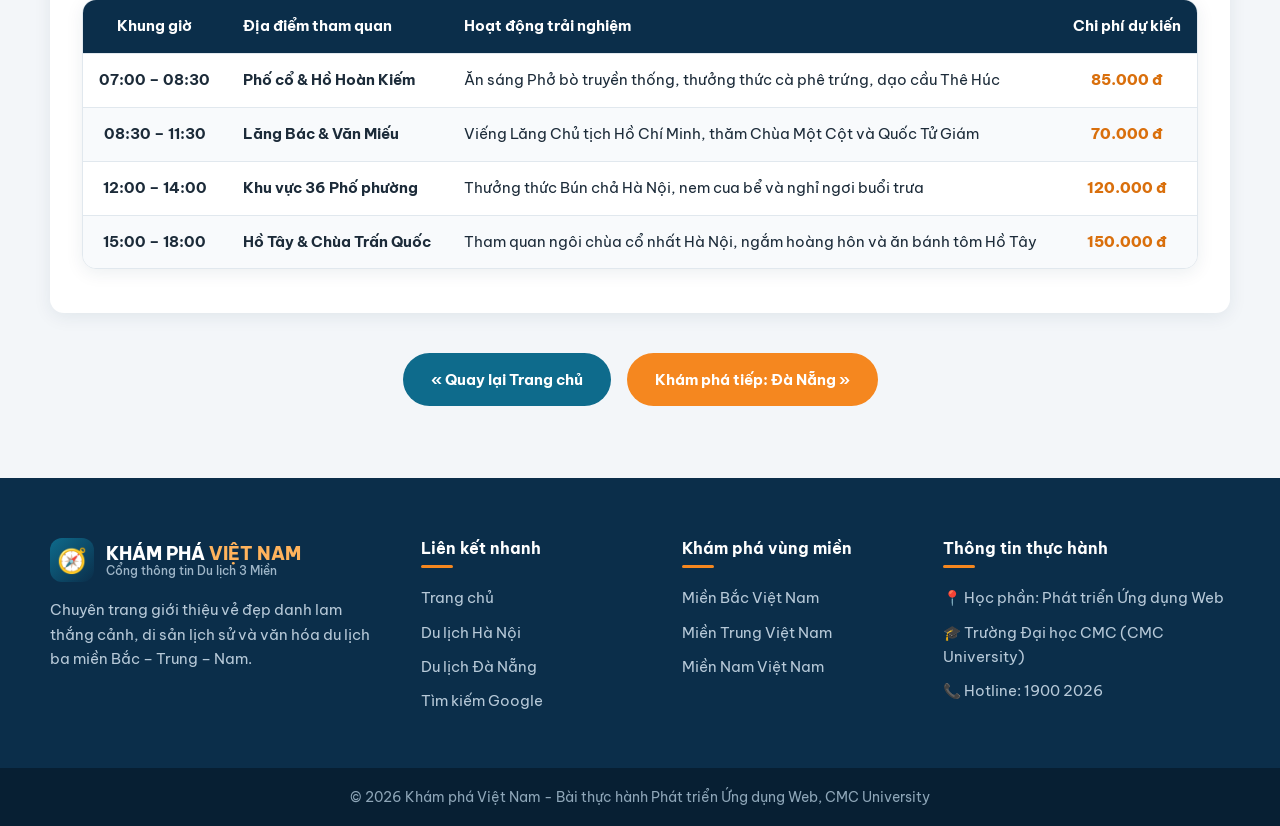
<file: hanoi.html>
<!DOCTYPE html>
<html lang="vi">
<head>
    <meta charset="UTF-8">
    <meta name="viewport" content="width=device-width, initial-scale=1.0">
    <title>Hà Nội - Thủ đô ngàn năm văn hiến | Khám phá Việt Nam</title>
    <link rel="preconnect" href="https://fonts.googleapis.com">
    <link rel="preconnect" href="https://fonts.gstatic.com" crossorigin>
    <link href="https://fonts.googleapis.com/css2?family=Be+Vietnam+Pro:wght@400;500;600;700;800&display=swap" rel="stylesheet">
    <link rel="stylesheet" href="css/site.css">
</head>
<body>

    <!-- ===== 1. THANH TIỆN ÍCH ===== -->
    <div class="top-bar">
        <div class="container top-bar-inner">
            <span>🌏 Cẩm nang du lịch văn hóa &amp; thiên nhiên Việt Nam</span>
            <div class="top-bar-right">
                <span>📞 Hotline: <strong>1900 2026</strong></span>
                <span>✉️ info@khamphavietnam.vn</span>
                <span>🇻🇳 VN | EN</span>
            </div>
        </div>
    </div>

    <!-- ===== 2. ĐẦU TRANG + THANH ĐIỀU HƯỚNG ===== -->
    <header class="site-header">
        <div class="container navbar">
            <a class="logo" href="index.html">
                <span class="logo-icon">🧭</span>
                <div class="logo-text">
                    KHÁM PHÁ <span>VIỆT NAM</span>
                    <small>Cổng thông tin Du lịch 3 Miền</small>
                </div>
            </a>

            <input type="checkbox" id="nav-toggle" class="nav-toggle">
            <label for="nav-toggle" class="nav-burger" aria-label="Mở menu">☰</label>

            <nav class="main-nav" aria-label="Menu chính">
                <ul>
                    <li><a href="index.html">Trang chủ</a></li>
                    <li><a class="active" href="hanoi.html">Hà Nội</a></li>
                    <li><a href="danang.html">Đà Nẵng</a></li>
                    <li><a href="#lich-trinh-hn">Lịch trình</a></li>
                    <li><a href="index.html#thuvien">Thư viện</a></li>
                    <li class="nav-cta"><a href="index.html#tim-hanh-trinh">Tìm hành trình</a></li>
                </ul>
            </nav>
        </div>
    </header>

    <!-- ===== 3. HERO ===== -->
    <section class="hero hero--sub hero--hanoi">
        <div class="container hero-inner">
            <span class="hero-badge">📍 ĐIỂM ĐẾN MIỀN BẮC</span>
            <h1>Thủ đô Hà Nội</h1>
            <p class="hero-price">Trái tim ngàn năm văn hiến – <strong>Vẻ đẹp lãng mạn bốn mùa</strong></p>
            <p class="hero-desc">Hà Nội là thủ đô của Việt Nam – nơi lưu giữ trầm tích lịch sử ngàn năm văn hiến, nổi tiếng với 36 phố phường cổ kính và nền ẩm thực truyền thống tinh tế.</p>
        </div>
    </section>

    <!-- Đường dẫn breadcrumb -->
    <nav class="breadcrumb-bar" aria-label="Breadcrumb">
        <div class="container">
            <ul class="breadcrumb">
                <li><a href="index.html">🏠 Trang chủ</a></li>
                <li><a href="index.html#mienbac">Miền Bắc</a></li>
                <li>Hà Nội</li>
            </ul>
        </div>
    </nav>

    <!-- ===== 4. NỘI DUNG CHÍNH ===== -->
    <main class="container page-main" id="tong-quan-hn">

        <!-- Thông tin tóm tắt -->
        <div class="quick-facts">
            <div class="fact">
                <small>🗺️ Vùng địa lý</small>
                <strong>Đồng bằng Sông Hồng</strong>
            </div>
            <div class="fact">
                <small>🍂 Thời điểm đẹp nhất</small>
                <strong>Mùa thu (Tháng 9 – 11)</strong>
            </div>
            <div class="fact">
                <small>🍜 Ẩm thực đặc trưng</small>
                <strong>Phở, Bún chả, Cốm</strong>
            </div>
        </div>

        <!-- Địa điểm tham quan + hình ảnh -->
        <section class="detail-grid" id="diem-tham-quan-hn">
            <div class="card">
                <div class="card-header">
                    <span class="card-icon">🏛️</span>
                    <div>
                        <h3>Các địa điểm nên tham quan</h3>
                        <small>Danh thắng lịch sử &amp; văn hóa tiêu biểu tại Hà Nội</small>
                    </div>
                </div>
                <ul class="list">
                    <li><strong>Hồ Hoàn Kiếm</strong> – Trái tim của Thủ đô gắn liền với Tháp Rùa và Đền Ngọc Sơn</li>
                    <li><strong>Văn Miếu Quốc Tử Giám</strong> – Trường đại học đầu tiên của Việt Nam</li>
                    <li><strong>Lăng Chủ tịch Hồ Chí Minh</strong> – Công trình lịch sử thiêng liêng tại Quảng trường Ba Đình</li>
                    <li><strong>Hồ Tây</strong> – Hồ nước tự nhiên lớn nhất nội thành với cảnh hoàng hôn tuyệt đẹp</li>
                </ul>

                <div class="highlight-box">
                    <p><strong>💡 Gợi ý trải nghiệm:</strong> Dạo bộ quanh phố cổ Hà Nội vào cuối tuần, thưởng thức một tách cà phê trứng nóng và ngắm nhìn nhịp sống thanh bình bên bờ Hồ Gươm.</p>
                    <p class="wiki-link">
                        <a href="https://vi.wikipedia.org/wiki/Hà_Nội" target="_blank">🌐 Tìm hiểu thêm về Hà Nội trên Wikipedia &rarr;</a>
                    </p>
                </div>
            </div>

            <figure class="detail-media">
                <a href="images/hanoi.jpg" target="_blank" title="Bấm để xem ảnh kích thước lớn">
                    <img src="images/hanoi.jpg" alt="Phong cảnh Hà Nội">
                </a>
                <figcaption class="detail-caption">📸 Vẻ đẹp cổ kính và bình yên của Thủ đô Hà Nội.</figcaption>
            </figure>
        </section>

        <!-- Bảng lịch trình 1 ngày -->
        <section class="panel" id="lich-trinh-hn">
            <div class="section-header">
                <span class="section-tag">Lịch trình chi tiết</span>
                <h2 class="section-title">Lịch Trình 1 Ngày Khám Phá Hà Nội</h2>
                <p class="section-desc">Lịch trình di chuyển khoa học giúp bạn khám phá trọn vẹn các danh thắng nổi tiếng nhất Thủ đô.</p>
            </div>

            <div class="table-wrap">
                <table class="travel-table">
                    <thead>
                        <tr>
                            <th class="c">Khung giờ</th>
                            <th>Địa điểm tham quan</th>
                            <th>Hoạt động trải nghiệm</th>
                            <th class="c">Chi phí dự kiến</th>
                        </tr>
                    </thead>
                    <tbody>
                        <tr>
                            <td class="c"><strong>07:00 – 08:30</strong></td>
                            <td><strong>Phố cổ &amp; Hồ Hoàn Kiếm</strong></td>
                            <td>Ăn sáng Phở bò truyền thống, thưởng thức cà phê trứng, dạo cầu Thê Húc</td>
                            <td class="c price">85.000 đ</td>
                        </tr>
                        <tr>
                            <td class="c"><strong>08:30 – 11:30</strong></td>
                            <td><strong>Lăng Bác &amp; Văn Miếu</strong></td>
                            <td>Viếng Lăng Chủ tịch Hồ Chí Minh, thăm Chùa Một Cột và Quốc Tử Giám</td>
                            <td class="c price">70.000 đ</td>
                        </tr>
                        <tr>
                            <td class="c"><strong>12:00 – 14:00</strong></td>
                            <td><strong>Khu vực 36 Phố phường</strong></td>
                            <td>Thưởng thức Bún chả Hà Nội, nem cua bể và nghỉ ngơi buổi trưa</td>
                            <td class="c price">120.000 đ</td>
                        </tr>
                        <tr>
                            <td class="c"><strong>15:00 – 18:00</strong></td>
                            <td><strong>Hồ Tây &amp; Chùa Trấn Quốc</strong></td>
                            <td>Tham quan ngôi chùa cổ nhất Hà Nội, ngắm hoàng hôn và ăn bánh tôm Hồ Tây</td>
                            <td class="c price">150.000 đ</td>
                        </tr>
                    </tbody>
                </table>
            </div>
        </section>

        <!-- Nút điều hướng cuối trang -->
        <div class="page-navigation">
            <a class="btn btn-primary" href="index.html">&laquo; Quay lại Trang chủ</a>
            <a class="btn btn-accent" href="danang.html">Khám phá tiếp: Đà Nẵng &raquo;</a>
        </div>
    </main>

    <!-- ===== 5. CHÂN TRANG ===== -->
    <footer class="site-footer">
        <div class="container footer-grid">
            <div class="footer-brand">
                <a class="logo" href="index.html">
                    <span class="logo-icon">🧭</span>
                    <div class="logo-text">
                        KHÁM PHÁ <span>VIỆT NAM</span>
                        <small>Cổng thông tin Du lịch 3 Miền</small>
                    </div>
                </a>
                <p>Chuyên trang giới thiệu vẻ đẹp danh lam thắng cảnh, di sản lịch sử và văn hóa du lịch ba miền Bắc – Trung – Nam.</p>
            </div>
            <div>
                <h4>Liên kết nhanh</h4>
                <ul>
                    <li><a href="index.html">Trang chủ</a></li>
                    <li><a href="hanoi.html">Du lịch Hà Nội</a></li>
                    <li><a href="danang.html">Du lịch Đà Nẵng</a></li>
                    <li><a href="https://www.google.com" target="_blank">Tìm kiếm Google</a></li>
                </ul>
            </div>
            <div>
                <h4>Khám phá vùng miền</h4>
                <ul>
                    <li><a href="index.html#mienbac">Miền Bắc Việt Nam</a></li>
                    <li><a href="index.html#mientrung">Miền Trung Việt Nam</a></li>
                    <li><a href="index.html#miennam">Miền Nam Việt Nam</a></li>
                </ul>
            </div>
            <div>
                <h4>Thông tin thực hành</h4>
                <ul>
                    <li>📍 Học phần: Phát triển Ứng dụng Web</li>
                    <li>🎓 Trường Đại học CMC (CMC University)</li>
                    <li>📞 Hotline: 1900 2026</li>
                </ul>
            </div>
        </div>
        <p class="copyright">&copy; 2026 Khám phá Việt Nam - Bài thực hành Phát triển Ứng dụng Web, CMC University</p>
    </footer>

</body>
</html>
</file>
<file: css/site.css>
/* ==========================================================================
   css/site.css - KHÁM PHÁ VIỆT NAM
   Bố cục: Top bar -> Header (sticky) -> Hero -> Body (các section) -> Footer
   ========================================================================== */

/* 1. BIẾN MÀU & CẤU HÌNH */
:root {
    --navy: #0b2e4a;
    --primary: #0e6b8c;
    --primary-dark: #0a5470;
    --accent: #f5871f;
    --accent-dark: #d96f0c;
    --bac: #2563eb;
    --trung: #d97706;
    --nam: #059669;
    --bg: #f3f6f9;
    --text: #1c2b39;
    --muted: #5b6b7a;
    --line: #e1e8ee;
    --shadow: 0 4px 18px rgba(11, 46, 74, .08);
    --shadow-lg: 0 16px 40px rgba(11, 46, 74, .18);
    --radius: 14px;
    --overlay: linear-gradient(180deg, rgba(11, 46, 74, .72) 0%, rgba(11, 46, 74, .9) 100%);
}

/* 2. RESET & CHUNG */
*, *::before, *::after { box-sizing: border-box; margin: 0; padding: 0; }
html { scroll-behavior: smooth; scroll-padding-top: 90px; }
body {
    font-family: 'Be Vietnam Pro', 'Segoe UI', Tahoma, sans-serif;
    font-size: 16px;
    line-height: 1.65;
    color: var(--text);
    background: var(--bg);
}
img { display: block; max-width: 100%; height: auto; }
a { color: var(--primary); text-decoration: none; transition: color .2s, background .2s, transform .2s; }
ul, ol { list-style: none; }
h1, h2, h3, h4 { line-height: 1.25; }

.container { width: min(1180px, 100% - 40px); margin-inline: auto; }
.c { text-align: center; }

/* Nút bấm */
.btn {
    display: inline-flex; align-items: center; justify-content: center; gap: 8px;
    padding: 12px 26px; border: 2px solid transparent; border-radius: 999px;
    font: inherit; font-size: .95rem; font-weight: 700; cursor: pointer;
    transition: transform .2s, background .2s, color .2s;
}
.btn:hover { transform: translateY(-2px); }
.btn-accent { background: var(--accent); color: #fff; }
.btn-accent:hover { background: var(--accent-dark); color: #fff; }
.btn-primary { background: var(--primary); color: #fff; }
.btn-primary:hover { background: var(--primary-dark); color: #fff; }
.btn-outline { border-color: #fff; color: #fff; background: transparent; }
.btn-outline:hover { background: #fff; color: var(--navy); }

/* Nhãn màu theo vùng miền */
.badge { display: inline-block; white-space: nowrap; padding: 4px 12px; border-radius: 999px; font-size: .78rem; font-weight: 700; }
.badge-bac { background: #dbeafe; color: #1d4ed8; }
.badge-trung { background: #fef3c7; color: #92400e; }
.badge-nam { background: #d1fae5; color: #065f46; }

/* ==========================================================================
   3. THANH TIỆN ÍCH (TOP BAR)
   ========================================================================== */
.top-bar { background: var(--navy); color: #cfe0ec; font-size: .85rem; }
.top-bar-inner { display: flex; justify-content: space-between; align-items: center; gap: 12px; min-height: 38px; }
.top-bar-right { display: flex; gap: 22px; white-space: nowrap; }
.top-bar strong { color: #ffc27a; }

/* ==========================================================================
   4. ĐẦU TRANG + THANH ĐIỀU HƯỚNG (STICKY)
   ========================================================================== */
.site-header {
    position: sticky; top: 0; z-index: 100;
    background: #fff; box-shadow: 0 2px 14px rgba(0, 0, 0, .08);
}
.navbar { display: flex; align-items: center; justify-content: space-between; gap: 24px; min-height: 74px; }

.logo { display: flex; align-items: center; gap: 12px; }
.logo-icon {
    width: 44px; height: 44px; display: inline-flex; align-items: center; justify-content: center;
    font-size: 1.5rem; border-radius: 12px; color: #fff;
    background: linear-gradient(135deg, var(--primary), var(--navy));
}
.logo-text { font-size: 1.15rem; font-weight: 800; color: var(--navy); line-height: 1.15; }
.logo-text span { color: var(--accent-dark); }
.logo-text small { display: block; font-size: .72rem; font-weight: 500; color: var(--muted); }

.main-nav ul { display: flex; align-items: center; gap: 4px; }
.main-nav a { display: block; padding: 10px 15px; border-radius: 8px; font-weight: 600; color: var(--text); }
.main-nav a:hover { background: #eef6fa; color: var(--primary); }
.main-nav a.active { background: #e3f1f7; color: var(--primary); }
.main-nav .nav-cta a { margin-left: 10px; padding: 10px 22px; border-radius: 999px; background: var(--accent); color: #fff; }
.main-nav .nav-cta a:hover { background: var(--accent-dark); color: #fff; }

/* Nút menu trên điện thoại (không cần JavaScript) */
.nav-toggle { display: none; }
.nav-burger {
    display: none; width: 44px; height: 44px; align-items: center; justify-content: center;
    font-size: 1.5rem; color: var(--navy); border: 1px solid var(--line); border-radius: 10px; cursor: pointer;
}

/* ==========================================================================
   5. HERO (BANNER)
   ========================================================================== */
.hero {
    --hero-img: url("../images/halong.jpg");
    position: relative; isolation: isolate; overflow: hidden;
    padding: 96px 0 150px;
    text-align: center; color: #fff;
    background: var(--navy);
}
.hero::before {
    content: ""; position: absolute; inset: -24px; z-index: -1;
    background: var(--overlay), var(--hero-img) center / cover no-repeat;
    filter: blur(8px);
}
.hero--sub { padding: 84px 0; }
.hero--hanoi { --hero-img: url("../images/hanoi.jpg"); }
.hero--danang { --hero-img: url("../images/danang.jpg"); }

.hero-inner { max-width: 820px; }
.hero-badge {
    display: inline-block; padding: 6px 18px; border-radius: 999px;
    font-size: .8rem; font-weight: 700; letter-spacing: .12em;
    background: rgba(255, 255, 255, .16); border: 1px solid rgba(255, 255, 255, .4);
}
.hero h1 { margin: 18px 0 12px; font-size: clamp(2rem, 5.2vw, 3.5rem); font-weight: 800; text-transform: uppercase; }
.hero-price { font-size: clamp(1.05rem, 2.2vw, 1.35rem); font-weight: 600; }
.hero-price strong { color: #ffc27a; }
.hero-desc { margin: 14px auto 30px; color: rgba(255, 255, 255, .9); }
.hero--sub .hero-desc { margin-bottom: 0; }
.hero-actions { display: flex; justify-content: center; flex-wrap: wrap; gap: 14px; }

/* Hộp tìm hành trình: đè lên đáy hero */
.booking-wrap { position: relative; z-index: 5; margin-top: -76px; }
.booking { padding: 24px 28px 28px; background: #fff; border-radius: 18px; box-shadow: var(--shadow-lg); }
.booking-tags { display: flex; flex-wrap: wrap; gap: 10px; margin-bottom: 18px; }
.tag { padding: 5px 16px; border-radius: 999px; font-size: .85rem; font-weight: 600; background: #e6f2f7; color: var(--primary-dark); }
.tag.hot { background: #fff1e0; color: var(--accent-dark); }
.booking-form { display: grid; grid-template-columns: minmax(0, 1fr) minmax(0, 1.4fr) minmax(0, 1fr) minmax(0, 1fr) auto; gap: 14px; }
.field { padding: 10px 14px; border: 1.5px solid var(--line); border-radius: 10px; background: #f9fbfc; }
.field:focus-within { border-color: var(--primary); box-shadow: 0 0 0 3px rgba(14, 107, 140, .15); }
.field label { display: block; font-size: .78rem; font-weight: 700; color: var(--muted); }
.field select, .field input {
    width: 100%; border: 0; outline: 0; background: transparent;
    font: inherit; font-weight: 600; color: var(--text);
}
.booking-form .btn { padding-inline: 30px; border-radius: 10px; }

/* Thanh số liệu */
.stats {
    display: grid; grid-template-columns: repeat(4, 1fr); margin-top: 24px;
    background: #fff; border-radius: var(--radius); box-shadow: var(--shadow);
}
.stat { padding: 22px 16px; text-align: center; border-right: 1px solid var(--line); }
.stat:last-child { border-right: 0; }
.stat strong { display: block; font-size: 2rem; font-weight: 800; line-height: 1.2; color: var(--primary); }
.stat span { font-size: .92rem; font-weight: 500; color: var(--muted); }

/* ==========================================================================
   6. BODY: CÁC SECTION
   ========================================================================== */
.section { padding: 72px 0; }
.section--white { background: #fff; }

.section-header { max-width: 680px; margin: 0 auto 44px; text-align: center; }
.section-tag { font-size: .8rem; font-weight: 700; letter-spacing: .14em; text-transform: uppercase; color: var(--accent-dark); }
.section-title { margin: 8px 0 12px; font-size: clamp(1.6rem, 3vw, 2.2rem); font-weight: 800; color: var(--navy); }
.section-title::after { content: ""; display: block; width: 56px; height: 4px; margin: 14px auto 0; border-radius: 4px; background: var(--accent); }
.section-desc { color: var(--muted); }

.grid-2 { display: grid; grid-template-columns: repeat(2, 1fr); gap: 28px; }
.grid-3 { display: grid; grid-template-columns: repeat(3, 1fr); gap: 28px; }
.grid-4 { display: grid; grid-template-columns: repeat(4, 1fr); gap: 24px; }

/* Thẻ điểm đến có ảnh */
.dest-card {
    display: flex; flex-direction: column; overflow: hidden;
    background: #fff; border-radius: var(--radius); box-shadow: var(--shadow);
    transition: transform .25s, box-shadow .25s;
}
.dest-card:hover { transform: translateY(-6px); box-shadow: var(--shadow-lg); }
.dest-thumb { position: relative; aspect-ratio: 4 / 3; overflow: hidden; background: #cfdde6; }
.dest-thumb a { display: block; width: 100%; height: 100%; }
.dest-thumb img { width: 100%; height: 100%; object-fit: cover; transition: transform .5s; }
.dest-card:hover .dest-thumb img { transform: scale(1.07); }
.dest-tag { position: absolute; top: 12px; left: 12px; z-index: 2; padding: 4px 12px; border-radius: 999px; font-size: .75rem; font-weight: 700; color: #fff; }
.tag-bac { background: var(--bac); }
.tag-trung { background: var(--trung); }
.dest-card figcaption { display: flex; flex-direction: column; gap: 8px; flex: 1; padding: 18px 20px 20px; }
.dest-title { font-size: 1.2rem; font-weight: 800; color: var(--navy); }
.dest-card p { font-size: .92rem; color: var(--muted); }
.dest-cta { margin-top: auto; padding-top: 12px; border-top: 1px solid var(--line); font-size: .9rem; font-weight: 700; }
.dest-cta.muted { color: var(--muted); font-weight: 600; }

/* Thẻ nội dung chung */
.card { padding: 28px; background: #fff; border: 1px solid var(--line); border-radius: var(--radius); box-shadow: var(--shadow); }
.card-header { display: flex; align-items: center; gap: 14px; padding-bottom: 16px; margin-bottom: 8px; border-bottom: 1px solid var(--line); }
.card-icon { flex-shrink: 0; width: 48px; height: 48px; display: inline-flex; align-items: center; justify-content: center; font-size: 1.5rem; border-radius: 12px; background: #e6f3f8; }
.card-header h3 { font-size: 1.15rem; color: var(--navy); }
.card-header small { color: var(--muted); font-size: .85rem; }

/* Danh sách UL / OL */
.list li { position: relative; padding: 12px 0 12px 38px; border-bottom: 1px solid var(--line); }
.list li:last-child { border-bottom: 0; }
.list li::before {
    position: absolute; left: 0; top: 12px; width: 26px; height: 26px;
    display: flex; align-items: center; justify-content: center;
    border-radius: 50%; font-size: .8rem; font-weight: 800;
}
ul.list li::before { content: "✦"; background: #fff1e0; color: var(--accent-dark); }
ol.list { counter-reset: rank; }
ol.list li { counter-increment: rank; }
ol.list li::before { content: counter(rank); background: var(--primary); color: #fff; }
.list a { color: var(--text); }
.list a:hover { color: var(--primary); }
.list strong { color: var(--navy); }

/* Thẻ vùng miền + danh sách lồng nhau */
.region-card { display: flex; flex-direction: column; gap: 14px; border-top: 5px solid var(--primary); }
.region-card.bac { border-top-color: var(--bac); }
.region-card.trung { border-top-color: var(--trung); }
.region-card.nam { border-top-color: var(--nam); }
.region-card .badge { align-self: flex-start; }
.nested-root > li > strong { display: block; margin-bottom: 8px; padding-bottom: 10px; font-size: 1.3rem; color: var(--navy); border-bottom: 2px dashed var(--line); }
.nested-root ul li { position: relative; padding: 10px 0 10px 20px; border-bottom: 1px solid var(--line); font-weight: 600; }
.nested-root ul li:last-child { border-bottom: 0; }
.nested-root ul li::before { content: "›"; position: absolute; left: 4px; color: var(--accent-dark); font-weight: 800; }
.nested-root ul li a:hover { color: var(--accent-dark); }

/* Bảng lịch trình */
.table-wrap { overflow-x: auto; background: #fff; border: 1px solid var(--line); border-radius: var(--radius); box-shadow: var(--shadow); }
.travel-table { width: 100%; min-width: 780px; border-collapse: collapse; font-size: .94rem; }
.travel-table th { padding: 14px 16px; text-align: left; font-weight: 700; white-space: nowrap; background: var(--navy); color: #fff; }
.travel-table td { padding: 14px 16px; vertical-align: middle; border-top: 1px solid var(--line); }
.travel-table tbody tr:nth-child(even) { background: #f8fafc; }
.travel-table tbody tr:hover { background: #eef6fa; }
.travel-table .c, .travel-table td:nth-child(2) { white-space: nowrap; }
.travel-table .c { text-align: center; }
.price { font-weight: 800; white-space: nowrap; color: var(--accent-dark); }

/* Thư viện ảnh */
.gallery { display: grid; grid-template-columns: repeat(4, 1fr); gap: 18px; }
.gallery-item { position: relative; display: block; aspect-ratio: 4 / 3; overflow: hidden; border-radius: var(--radius); box-shadow: var(--shadow); }
.gallery-item img { width: 100%; height: 100%; object-fit: cover; transition: transform .5s; }
.gallery-item:hover img { transform: scale(1.1); }
.gallery-caption {
    position: absolute; inset: 0; display: flex; align-items: flex-end; padding: 16px;
    font-weight: 700; color: #fff;
    background: linear-gradient(180deg, transparent 50%, rgba(11, 46, 74, .88) 100%);
}

/* Banner kêu gọi hành động */
.cta {
    padding: 56px 28px; text-align: center; color: #fff;
    border-radius: 20px; box-shadow: var(--shadow-lg);
    background: linear-gradient(135deg, var(--navy), var(--primary));
}
.cta h2 { margin-bottom: 10px; font-size: clamp(1.4rem, 3vw, 2rem); }
.cta p { max-width: 620px; margin: 0 auto 26px; color: rgba(255, 255, 255, .9); }
.cta-actions { display: flex; justify-content: center; flex-wrap: wrap; gap: 14px; }

/* ==========================================================================
   7. TRANG CHI TIẾT (hanoi.html, danang.html)
   ========================================================================== */
.breadcrumb-bar { background: #fff; border-bottom: 1px solid var(--line); }
.breadcrumb { display: flex; flex-wrap: wrap; gap: 8px; padding: 14px 0; font-size: .9rem; color: var(--muted); }
.breadcrumb li + li::before { content: "›"; margin-right: 8px; color: #9fb0bd; }
.breadcrumb li:last-child { font-weight: 700; color: var(--navy); }

.page-main { padding: 40px 0 72px; }
.quick-facts { display: grid; grid-template-columns: repeat(3, 1fr); gap: 20px; margin-bottom: 32px; }
.fact { padding: 20px 22px; background: #fff; border-left: 5px solid var(--accent); border-radius: var(--radius); box-shadow: var(--shadow); }
.fact small { display: block; font-size: .8rem; font-weight: 700; letter-spacing: .04em; text-transform: uppercase; color: var(--muted); }
.fact strong { font-size: 1.1rem; color: var(--navy); }

.detail-grid { display: grid; grid-template-columns: 1.1fr .9fr; gap: 32px; align-items: start; }
.detail-media { position: sticky; top: 100px; padding: 14px; background: #fff; border-radius: var(--radius); box-shadow: var(--shadow); }
.detail-media img { width: 100%; aspect-ratio: 4 / 3; object-fit: cover; border-radius: 10px; }
.detail-caption { padding: 12px 6px 4px; text-align: center; font-size: .92rem; color: var(--muted); }
.highlight-box { margin-top: 20px; padding: 16px 18px; background: #fff8ec; border-left: 5px solid var(--accent); border-radius: 10px; }
.wiki-link { margin-top: 8px; font-weight: 700; }

.panel { margin-top: 36px; padding: 44px 32px; background: #fff; border-radius: var(--radius); box-shadow: var(--shadow); }
.page-navigation { display: flex; justify-content: center; flex-wrap: wrap; gap: 16px; margin-top: 40px; }

/* ==========================================================================
   8. CHÂN TRANG (FOOTER)
   ========================================================================== */
.site-footer { background: var(--navy); color: #b7c9d8; }
.footer-grid { display: grid; grid-template-columns: 1.5fr 1fr 1fr 1.3fr; gap: 40px; padding: 60px 0 44px; }
.footer-brand .logo-text { color: #fff; }
.footer-brand .logo-text span { color: #ffb35c; }
.footer-brand .logo-text small { color: #9fb6c8; }
.footer-brand p { max-width: 340px; margin-top: 16px; font-size: .92rem; }
.site-footer h4 { position: relative; margin-bottom: 18px; padding-bottom: 10px; font-size: 1rem; color: #fff; }
.site-footer h4::after { content: ""; position: absolute; left: 0; bottom: 0; width: 32px; height: 3px; border-radius: 3px; background: var(--accent); }
.site-footer li { margin-bottom: 10px; font-size: .92rem; }
.site-footer a { color: #b7c9d8; }
.site-footer a:hover { color: var(--accent); }
.copyright { padding: 18px 20px; text-align: center; font-size: .85rem; color: #8ea6b8; background: #071f33; }

/* ==========================================================================
   9. RESPONSIVE
   ========================================================================== */
@media (max-width: 992px) {
    .grid-4, .gallery { grid-template-columns: repeat(2, 1fr); }
    .grid-3, .grid-2, .detail-grid { grid-template-columns: 1fr; }
    .booking-form { grid-template-columns: repeat(2, minmax(0, 1fr)); }
    .booking-form .btn { grid-column: 1 / -1; padding-block: 14px; }
    .quick-facts { grid-template-columns: 1fr; }
    .stats { grid-template-columns: repeat(2, 1fr); }
    .stat:nth-child(2) { border-right: 0; }
    .stat:nth-child(-n+2) { border-bottom: 1px solid var(--line); }
    .footer-grid { grid-template-columns: 1fr 1fr; }
    .detail-media { position: static; }
}

@media (max-width: 900px) {
    .nav-burger { display: flex; }
    .main-nav {
        display: none; position: absolute; top: 100%; left: 0; right: 0;
        padding: 12px 20px 20px; background: #fff;
        border-top: 1px solid var(--line); box-shadow: 0 14px 24px rgba(0, 0, 0, .1);
    }
    .nav-toggle:checked ~ .main-nav { display: block; }
    .main-nav ul { flex-direction: column; align-items: stretch; gap: 4px; }
    .main-nav .nav-cta a { margin: 8px 0 0; text-align: center; }
}

@media (max-width: 640px) {
    .top-bar-inner { justify-content: center; text-align: center; }
    .top-bar-right span:not(:first-child) { display: none; }
    .section { padding: 52px 0; }
    .hero { padding: 64px 0 120px; }
    .hero--sub { padding: 56px 0; }
    .booking { padding: 20px 16px 22px; }
    .booking-form, .grid-4, .gallery, .footer-grid { grid-template-columns: 1fr; }
    .panel { padding: 30px 16px; }
    .card { padding: 22px 18px; }
    .footer-grid { padding: 44px 0 30px; }
}
</file>
